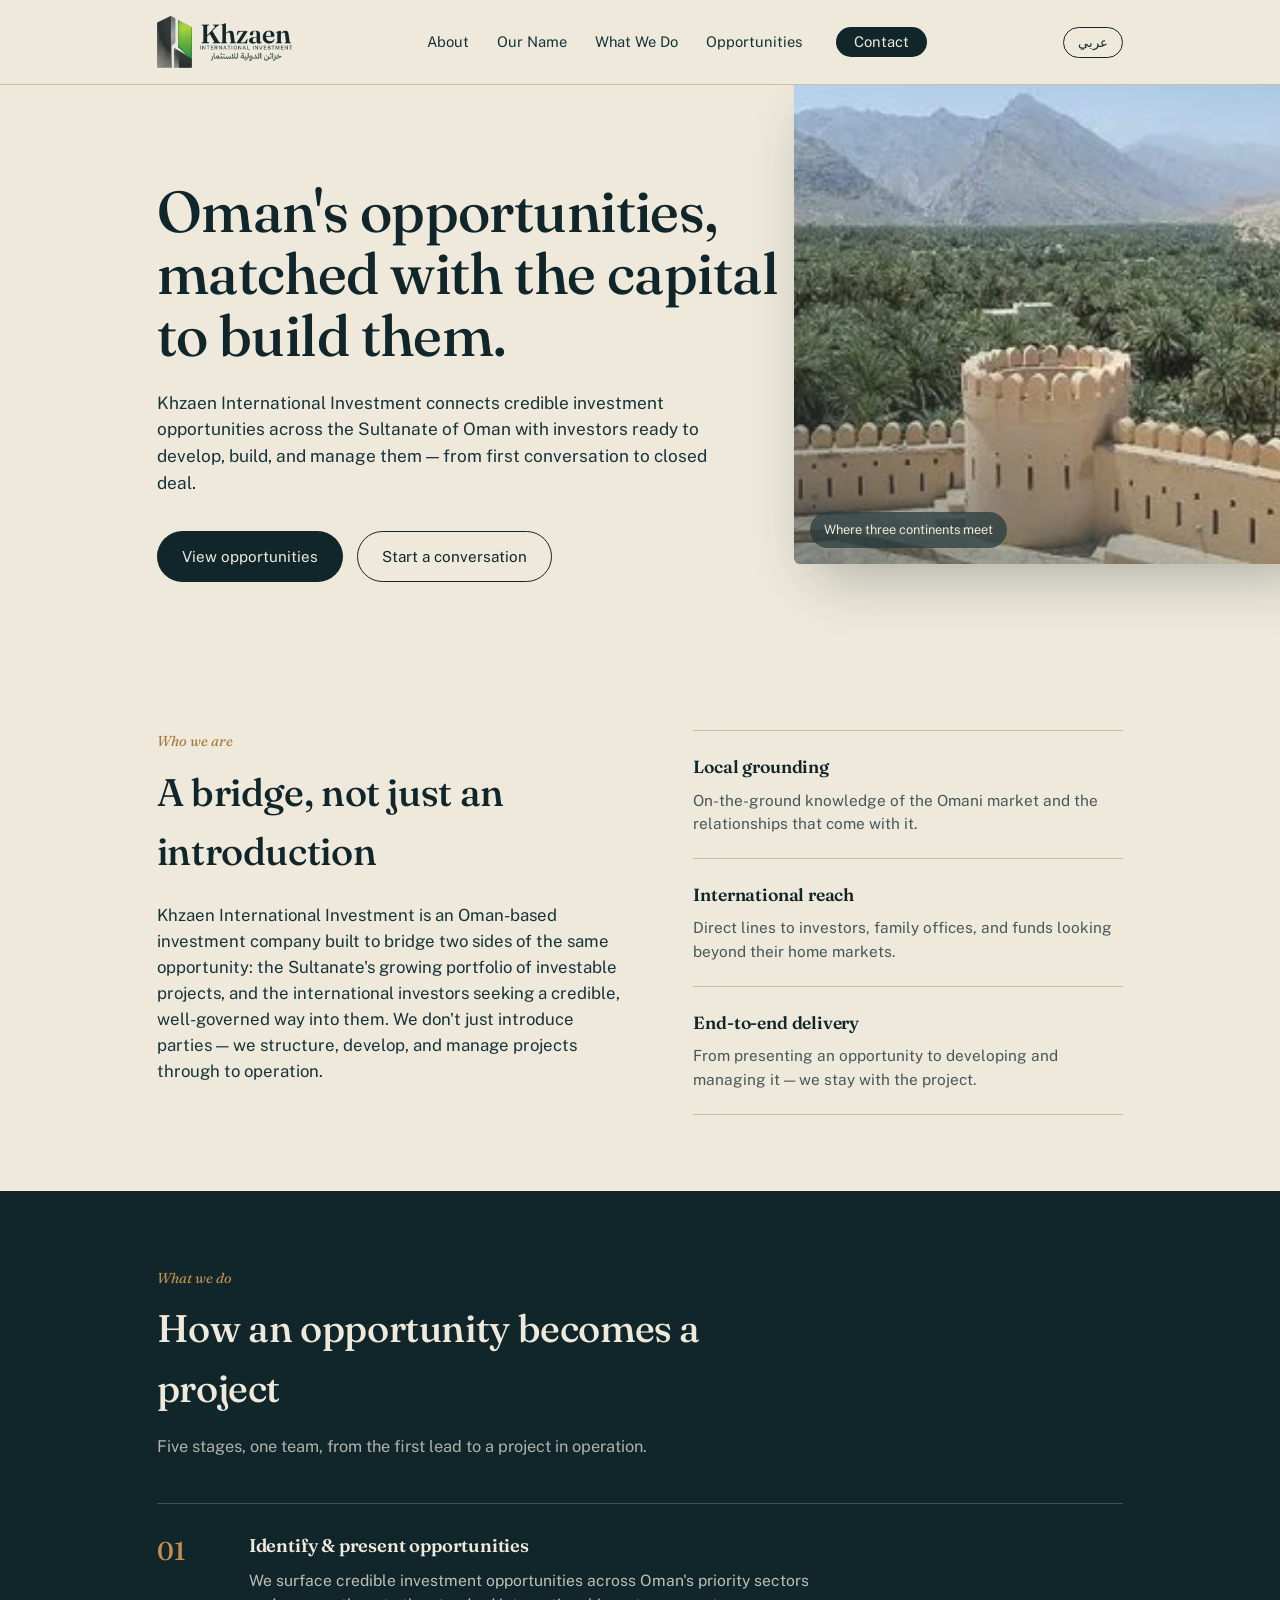
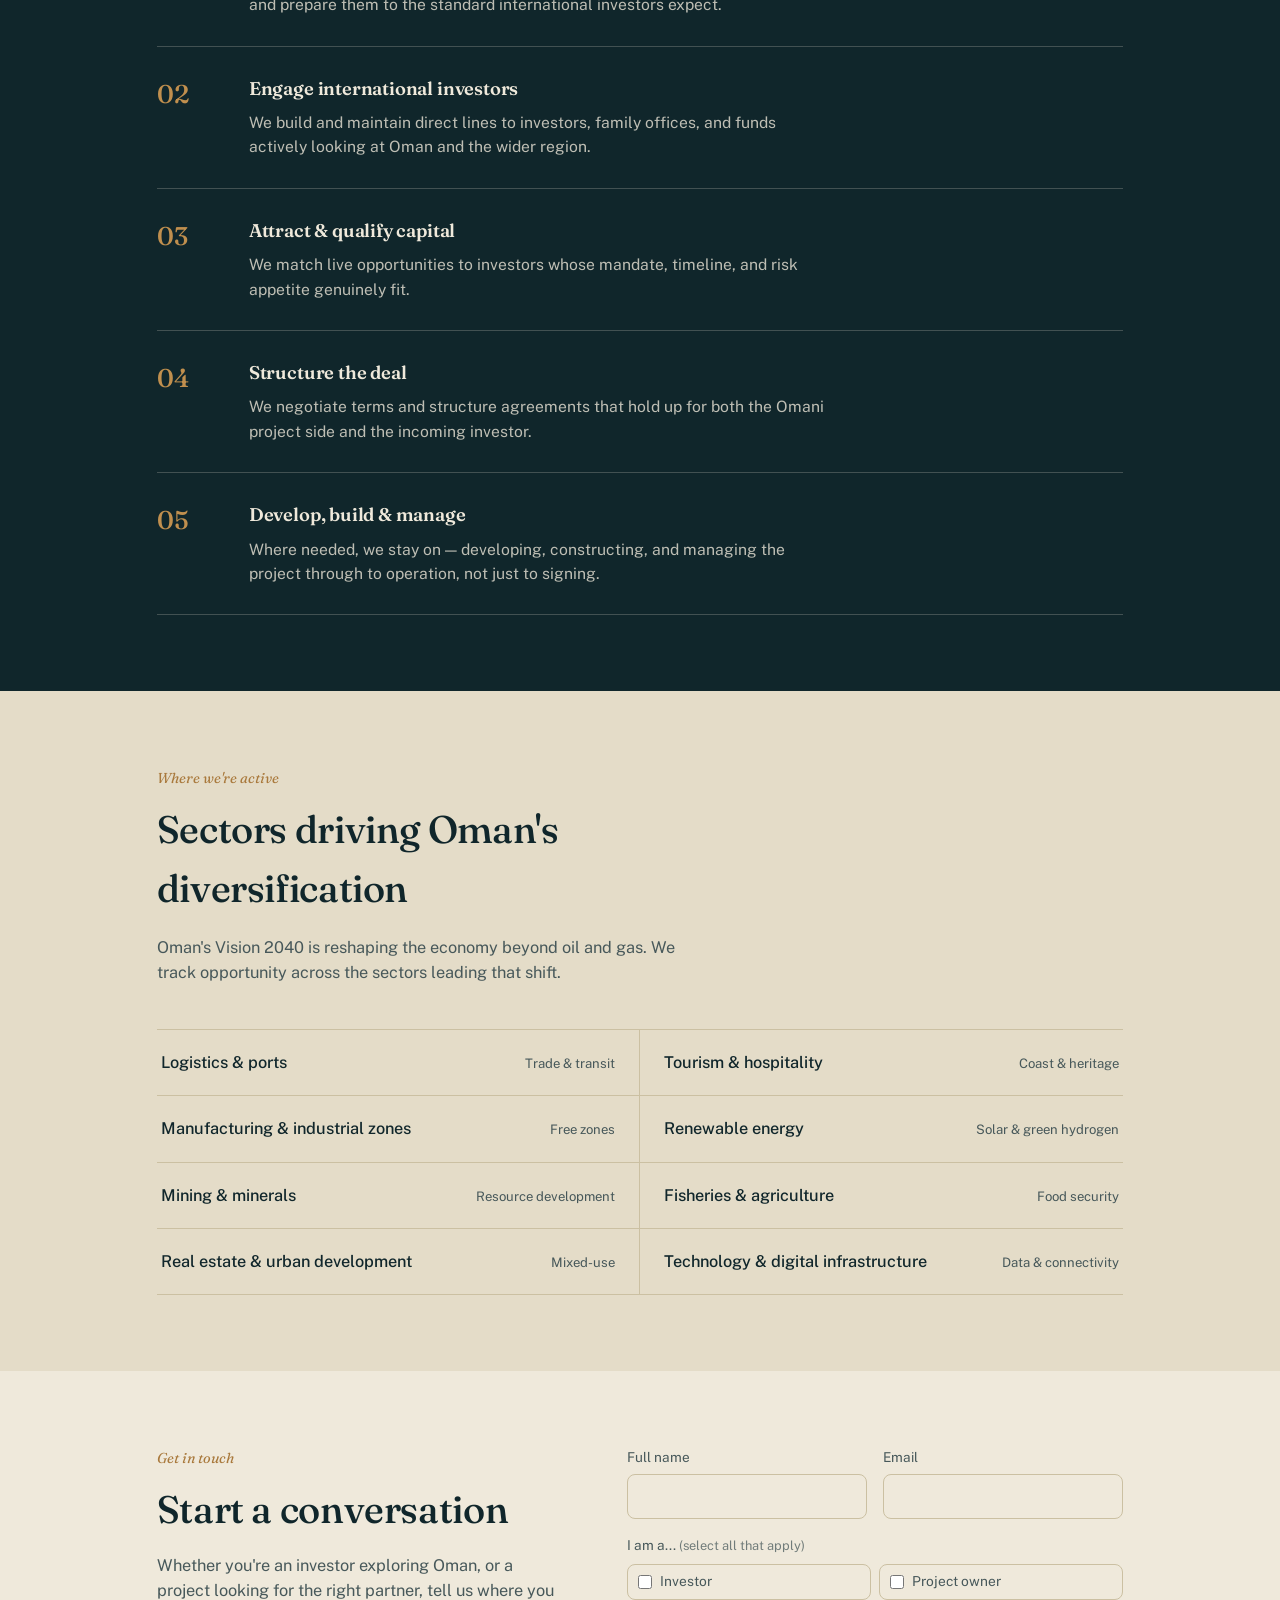
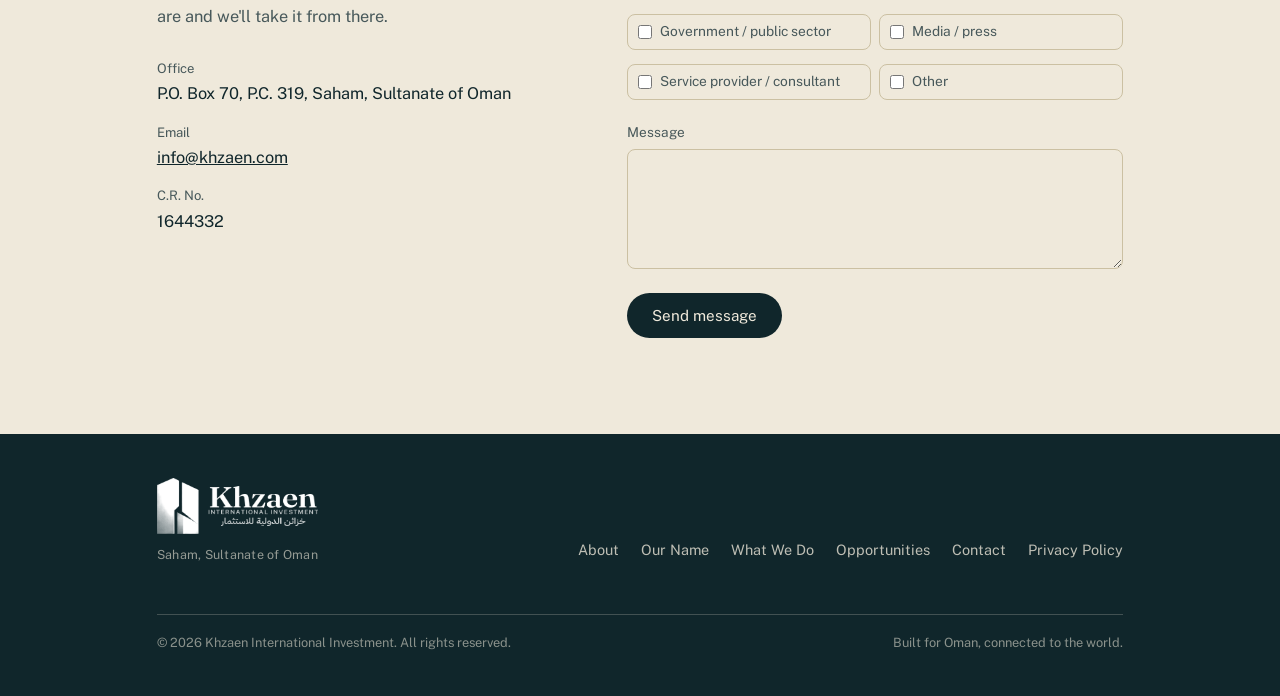
<file: index.html>
<!DOCTYPE html>
<html lang="en" dir="ltr">
<head>
<meta charset="UTF-8">
<meta name="viewport" content="width=device-width, initial-scale=1.0">
<title>Khzaen International Investment | خزائن الدولية للاستثمار</title>
<meta name="description" content="Khzaen International Investment connects credible investment opportunities in the Sultanate of Oman with international investors — from first conversation to closed deal.">
<link rel="canonical" href="https://www.khzaen.com/">

<link rel="icon" href="/favicon.ico" sizes="any">
<link rel="icon" type="image/png" sizes="32x32" href="/favicon-32x32.png">
<link rel="icon" type="image/png" sizes="16x16" href="/favicon-16x16.png">
<link rel="apple-touch-icon" sizes="180x180" href="/apple-touch-icon.png">

<meta property="og:type" content="website">
<meta property="og:site_name" content="Khzaen International Investment">
<meta property="og:title" content="Khzaen International Investment | خزائن الدولية للاستثمار">
<meta property="og:description" content="Khzaen International Investment connects credible investment opportunities in the Sultanate of Oman with international investors — from first conversation to closed deal.">
<meta property="og:url" content="https://www.khzaen.com/">
<meta property="og:image" content="https://www.khzaen.com/assets/letterhead_logos/khzaen-logo-color.png">
<meta property="og:locale" content="en_US">
<meta property="og:locale:alternate" content="ar_OM">

<meta name="twitter:card" content="summary_large_image">
<meta name="twitter:title" content="Khzaen International Investment | خزائن الدولية للاستثمار">
<meta name="twitter:description" content="Khzaen International Investment connects credible investment opportunities in the Sultanate of Oman with international investors — from first conversation to closed deal.">
<meta name="twitter:image" content="https://www.khzaen.com/assets/letterhead_logos/khzaen-logo-color.png">

<script type="application/ld+json">
{
  "@context": "https://schema.org",
  "@type": "Organization",
  "name": "Khzaen International Investment",
  "alternateName": "خزائن الدولية للاستثمار",
  "url": "https://www.khzaen.com/",
  "logo": "https://www.khzaen.com/assets/letterhead_logos/khzaen-logo-color.png",
  "email": "info@khzaen.com",
  "identifier": {
    "@type": "PropertyValue",
    "name": "Commercial Registration Number",
    "value": "1644332"
  },
  "address": {
    "@type": "PostalAddress",
    "postOfficeBoxNumber": "70",
    "postalCode": "319",
    "addressLocality": "Saham",
    "addressCountry": "OM"
  }
}
</script>

<link rel="stylesheet" href="styles.css?v=3">
</head>
<body>

<header class="site-header">
  <div class="wrap">
    <a href="#top" class="brand" style="text-decoration:none;">
      <img src="assets/letterhead_logos/khzaen-logo-color.png" alt="Khzaen International Investment | خزائن الدولية للاستثمار" class="brand-logo">
    </a>

    <nav class="primary-nav">
      <a href="#about"><span data-en>About</span><span data-ar>من نحن</span></a>
      <a href="our-name.html"><span data-en>Our Name</span><span data-ar>اسمنا</span></a>
      <a href="#what-we-do"><span data-en>What We Do</span><span data-ar>ماذا نقدم</span></a>
      <a href="#sectors"><span data-en>Opportunities</span><span data-ar>الفرص</span></a>
      <a href="#contact" class="nav-cta"><span data-en>Contact</span><span data-ar>تواصل معنا</span></a>
    </nav>

    <div class="header-controls">
      <button class="lang-toggle" id="langToggle" aria-label="Switch language">
        <span data-en>عربي</span>
        <span data-ar>English</span>
      </button>
      <button class="menu-btn" id="menuBtn" aria-label="Open menu" aria-expanded="false">
        <span></span><span></span><span></span>
      </button>
    </div>
  </div>

  <nav class="mobile-nav" id="mobileNav">
    <a href="#about"><span data-en>About</span><span data-ar>من نحن</span></a>
    <a href="our-name.html"><span data-en>Our Name</span><span data-ar>اسمنا</span></a>
    <a href="#what-we-do"><span data-en>What We Do</span><span data-ar>ماذا نقدم</span></a>
    <a href="#sectors"><span data-en>Opportunities</span><span data-ar>الفرص</span></a>
    <a href="#contact"><span data-en>Contact</span><span data-ar>تواصل معنا</span></a>
  </nav>
</header>

<main id="top">

  <!-- HERO -->
  <section class="hero">
    <div class="hero-photo-rotator" aria-hidden="true">
      <img src="assets/oman-reel/scene-0.jpg" class="hero-photo is-active" data-index="0" alt="">
      <img src="assets/oman-reel/scene-1.jpg" class="hero-photo" data-index="1" alt="">
      <img src="assets/oman-reel/scene-2.jpg" class="hero-photo" data-index="2" alt="">
      <img src="assets/oman-reel/scene-3.jpg" class="hero-photo" data-index="3" alt="">
      <img src="assets/oman-reel/scene-4.jpg" class="hero-photo" data-index="4" alt="">
      <img src="assets/oman-reel/scene-5.jpg" class="hero-photo" data-index="5" alt="">
      <div class="hero-photo-scrim"></div>
      <div class="hero-photo-tag" id="heroPhotoTag">
        <span data-en data-tag="0">Where three continents meet</span>
        <span data-en data-tag="1" hidden>$31B committed to tourism by 2040</span>
        <span data-en data-tag="2" hidden>Ports built for global reach</span>
        <span data-en data-tag="3" hidden>A future built on green hydrogen</span>
        <span data-en data-tag="4" hidden>A young, digitally fluent generation</span>
        <span data-en data-tag="5" hidden>Built for investors who move early</span>
        <span data-ar data-tag="0">حيث تلتقي القارات الثلاث</span>
        <span data-ar data-tag="1" hidden>31 مليار دولار مخصصة للسياحة بحلول 2040</span>
        <span data-ar data-tag="2" hidden>موانئ مصممة للوصول العالمي</span>
        <span data-ar data-tag="3" hidden>مستقبل يُبنى على الهيدروجين الأخضر</span>
        <span data-ar data-tag="4" hidden>جيل شاب متمكّن رقميًا</span>
        <span data-ar data-tag="5" hidden>مصممة للمستثمرين الذين يتحركون مبكرًا</span>
      </div>
    </div>

    <div class="wrap">
      <div class="hero-inner">
        <h1>
          <span data-en>Oman's opportunities, matched with the capital to build them.</span>
          <span data-ar>فرص عُمان، بالتمويل القادر على تحقيقها.</span>
        </h1>
        <p class="lede">
          <span data-en>Khzaen International Investment connects credible investment opportunities across the Sultanate of Oman with investors ready to develop, build, and manage them — from first conversation to closed deal.</span>
          <span data-ar>تجمع خزائن الدولية للاستثمار بين الفرص الاستثمارية الموثوقة في سلطنة عُمان والمستثمرين المستعدين لتطويرها وبنائها وإدارتها — من أول حديث حتى إتمام الصفقة.</span>
        </p>
        <div class="hero-ctas">
          <a href="#sectors" class="btn btn-primary">
            <span data-en>View opportunities</span><span data-ar>استعرض الفرص</span>
          </a>
          <a href="#contact" class="btn btn-ghost">
            <span data-en>Start a conversation</span><span data-ar>ابدأ حديثًا</span>
          </a>
        </div>
      </div>
    </div>
  </section>

  <!-- ABOUT -->
  <section class="about" id="about">
    <div class="wrap about-grid">
      <div class="about-body">
        <div class="section-head" style="margin-bottom:20px;">
          <span class="kicker" data-en>Who we are</span>
          <span class="kicker" data-ar>من نحن</span>
          <h2 data-en>A bridge, not just an introduction</h2>
          <h2 data-ar>همزة وصل، لا مجرد تعريف</h2>
        </div>
        <p data-en>Khzaen International Investment is an Oman-based investment company built to bridge two sides of the same opportunity: the Sultanate's growing portfolio of investable projects, and the international investors seeking a credible, well-governed way into them. We don't just introduce parties — we structure, develop, and manage projects through to operation.</p>
        <p data-ar>خزائن الدولية للاستثمار شركة استثمارية مقرها سلطنة عُمان، تأسست لتكون همزة وصل بين طرفي الفرصة نفسها: محفظة عُمان المتنامية من المشاريع القابلة للاستثمار، والمستثمرين الدوليين الباحثين عن طريق موثوق وحوكمة واضحة للدخول إليها. نحن لا نكتفي بالتعريف بين الأطراف، بل نُهيكل المشاريع ونطورها وندير تنفيذها حتى مرحلة التشغيل.</p>
      </div>

      <div class="pillars">
        <div class="pillar">
          <h3><span data-en>Local grounding</span><span data-ar>حضور محلي</span></h3>
          <p><span data-en>On-the-ground knowledge of the Omani market and the relationships that come with it.</span><span data-ar>معرفة ميدانية بالسوق العُماني وشبكة علاقات راسخة على الأرض.</span></p>
        </div>
        <div class="pillar">
          <h3><span data-en>International reach</span><span data-ar>امتداد دولي</span></h3>
          <p><span data-en>Direct lines to investors, family offices, and funds looking beyond their home markets.</span><span data-ar>قنوات مباشرة مع مستثمرين وصناديق عائلية تبحث عن فرص خارج أسواقها المحلية.</span></p>
        </div>
        <div class="pillar">
          <h3><span data-en>End-to-end delivery</span><span data-ar>تنفيذ متكامل</span></h3>
          <p><span data-en>From presenting an opportunity to developing and managing it — we stay with the project.</span><span data-ar>من عرض الفرصة إلى تطويرها وإدارتها — نبقى مع المشروع حتى النهاية.</span></p>
        </div>
      </div>
    </div>
  </section>

  <!-- WHAT WE DO -->
  <section class="pipeline" id="what-we-do">
    <div class="wrap">
      <div class="section-head">
        <span class="kicker" data-en>What we do</span>
        <span class="kicker" data-ar>ماذا نقدم</span>
        <h2 data-en>How an opportunity becomes a project</h2>
        <h2 data-ar>كيف تتحول الفرصة إلى مشروع</h2>
        <p data-en>Five stages, one team, from the first lead to a project in operation.</p>
        <p data-ar>خمس مراحل، فريق واحد، من أول خيط حتى مشروع قائم على التشغيل.</p>
      </div>

      <div class="pipeline-list">
        <div class="pipeline-item">
          <span class="pipeline-num">01</span>
          <div>
            <h3><span data-en>Identify &amp; present opportunities</span><span data-ar>تحديد الفرص وعرضها</span></h3>
            <p><span data-en>We surface credible investment opportunities across Oman's priority sectors and prepare them to the standard international investors expect.</span><span data-ar>نرصد الفرص الاستثمارية الموثوقة في القطاعات ذات الأولوية بعُمان ونجهزها بالمعايير التي يتوقعها المستثمر الدولي.</span></p>
          </div>
        </div>
        <div class="pipeline-item">
          <span class="pipeline-num">02</span>
          <div>
            <h3><span data-en>Engage international investors</span><span data-ar>التواصل مع المستثمرين الدوليين</span></h3>
            <p><span data-en>We build and maintain direct lines to investors, family offices, and funds actively looking at Oman and the wider region.</span><span data-ar>نبني ونحافظ على قنوات مباشرة مع مستثمرين وصناديق عائلية تبحث بجدية عن فرص في عُمان والمنطقة.</span></p>
          </div>
        </div>
        <div class="pipeline-item">
          <span class="pipeline-num">03</span>
          <div>
            <h3><span data-en>Attract &amp; qualify capital</span><span data-ar>جذب رأس المال المناسب</span></h3>
            <p><span data-en>We match live opportunities to investors whose mandate, timeline, and risk appetite genuinely fit.</span><span data-ar>نربط كل فرصة بمستثمرين يتوافق نطاق استثمارهم وجدولهم الزمني وقدرتهم على تحمل المخاطر معها فعليًا.</span></p>
          </div>
        </div>
        <div class="pipeline-item">
          <span class="pipeline-num">04</span>
          <div>
            <h3><span data-en>Structure the deal</span><span data-ar>هيكلة الصفقة</span></h3>
            <p><span data-en>We negotiate terms and structure agreements that hold up for both the Omani project side and the incoming investor.</span><span data-ar>نتفاوض على الشروط ونهيكل الاتفاقيات بما يخدم مصلحة الطرف العُماني والمستثمر الوافد معًا.</span></p>
          </div>
        </div>
        <div class="pipeline-item">
          <span class="pipeline-num">05</span>
          <div>
            <h3><span data-en>Develop, build &amp; manage</span><span data-ar>التطوير والبناء والإدارة</span></h3>
            <p><span data-en>Where needed, we stay on — developing, constructing, and managing the project through to operation, not just to signing.</span><span data-ar>عند الحاجة، نبقى في الصورة: نطور المشروع ونبنيه وندير تشغيله، لا نكتفي بالتوقيع.</span></p>
          </div>
        </div>
      </div>
    </div>
  </section>

  <!-- SECTORS -->
  <section class="sectors" id="sectors">
    <div class="wrap">
      <div class="section-head">
        <span class="kicker" data-en>Where we're active</span>
        <span class="kicker" data-ar>أين نعمل</span>
        <h2 data-en>Sectors driving Oman's diversification</h2>
        <h2 data-ar>القطاعات التي تقود تنويع الاقتصاد العُماني</h2>
        <p data-en>Oman's Vision 2040 is reshaping the economy beyond oil and gas. We track opportunity across the sectors leading that shift.</p>
        <p data-ar>تعيد رؤية عُمان 2040 تشكيل الاقتصاد إلى ما وراء النفط والغاز. نتابع الفرص في القطاعات التي تقود هذا التحول.</p>
      </div>

      <div class="sector-grid">
        <div class="sector-item"><span class="sector-name" data-en>Logistics &amp; ports</span><span class="sector-name" data-ar>الخدمات اللوجستية والموانئ</span><span class="sector-tag" data-en>Trade &amp; transit</span><span class="sector-tag" data-ar>التجارة والعبور</span></div>
        <div class="sector-item"><span class="sector-name" data-en>Tourism &amp; hospitality</span><span class="sector-name" data-ar>السياحة والضيافة</span><span class="sector-tag" data-en>Coast &amp; heritage</span><span class="sector-tag" data-ar>الساحل والتراث</span></div>
        <div class="sector-item"><span class="sector-name" data-en>Manufacturing &amp; industrial zones</span><span class="sector-name" data-ar>الصناعة والمناطق الصناعية</span><span class="sector-tag" data-en>Free zones</span><span class="sector-tag" data-ar>المناطق الحرة</span></div>
        <div class="sector-item"><span class="sector-name" data-en>Renewable energy</span><span class="sector-name" data-ar>الطاقة المتجددة</span><span class="sector-tag" data-en>Solar &amp; green hydrogen</span><span class="sector-tag" data-ar>الطاقة الشمسية والهيدروجين الأخضر</span></div>
        <div class="sector-item"><span class="sector-name" data-en>Mining &amp; minerals</span><span class="sector-name" data-ar>التعدين والثروة المعدنية</span><span class="sector-tag" data-en>Resource development</span><span class="sector-tag" data-ar>تطوير الموارد</span></div>
        <div class="sector-item"><span class="sector-name" data-en>Fisheries &amp; agriculture</span><span class="sector-name" data-ar>الثروة السمكية والزراعة</span><span class="sector-tag" data-en>Food security</span><span class="sector-tag" data-ar>الأمن الغذائي</span></div>
        <div class="sector-item"><span class="sector-name" data-en>Real estate &amp; urban development</span><span class="sector-name" data-ar>التطوير العقاري والحضري</span><span class="sector-tag" data-en>Mixed-use</span><span class="sector-tag" data-ar>الاستخدامات المتعددة</span></div>
        <div class="sector-item"><span class="sector-name" data-en>Technology &amp; digital infrastructure</span><span class="sector-name" data-ar>التقنية والبنية الرقمية</span><span class="sector-tag" data-en>Data &amp; connectivity</span><span class="sector-tag" data-ar>البيانات والاتصال</span></div>
      </div>
    </div>
  </section>

  <!-- CONTACT -->
  <section class="contact" id="contact">
    <div class="wrap contact-grid">
      <div class="contact-info">
        <div class="section-head" style="margin-bottom:0;">
          <span class="kicker" data-en>Get in touch</span>
          <span class="kicker" data-ar>تواصل معنا</span>
          <h2 data-en>Start a conversation</h2>
          <h2 data-ar>ابدأ حديثًا</h2>
          <p><span data-en>Whether you're an investor exploring Oman, or a project looking for the right partner, tell us where you are and we'll take it from there.</span><span data-ar>سواء كنت مستثمرًا يستكشف عُمان، أو مشروعًا يبحث عن الشريك المناسب، أخبرنا أين أنت وسنأخذ الأمر من هناك.</span></p>
        </div>

        <dl class="contact-detail">
          <dt data-en>Office</dt><dt data-ar>المكتب</dt>
          <dd data-en>P.O. Box 70, P.C. 319, Saham, Sultanate of Oman</dd><dd data-ar>ص.ب. 70، ر.ب. 319، صحم، سلطنة عُمان</dd>

          <dt data-en>Email</dt><dt data-ar>البريد الإلكتروني</dt>
          <dd><a href="mailto:info@khzaen.com">info@khzaen.com</a></dd>

          <dt data-en>C.R. No.</dt><dt data-ar>رقم السجل التجاري</dt>
          <dd data-en>1644332</dd><dd data-ar>1644332</dd>
        </dl>
      </div>

      <form class="contact-form" id="contactForm">
        <div style="position:absolute; left:-9999px; top:-9999px;" aria-hidden="true">
          <label for="website">Website</label>
          <input type="text" id="website" name="website" tabindex="-1" autocomplete="off">
        </div>
        <div class="form-row">
          <div>
            <label for="name"><span data-en>Full name</span><span data-ar>الاسم الكامل</span></label>
            <input type="text" id="name" name="name" required>
          </div>
          <div>
            <label for="email"><span data-en>Email</span><span data-ar>البريد الإلكتروني</span></label>
            <input type="email" id="email" name="email" required>
          </div>
        </div>

        <fieldset class="role-group">
          <legend>
            <span data-en>I am a...</span><span data-ar>أنا...</span>
            <span class="role-hint"><span data-en> (select all that apply)</span><span data-ar> (اختر كل ما ينطبق)</span></span>
          </legend>
          <div class="role-options">
            <label class="role-option">
              <input type="checkbox" name="role[]" value="investor">
              <span data-en>Investor</span><span data-ar>مستثمر</span>
            </label>
            <label class="role-option">
              <input type="checkbox" name="role[]" value="project">
              <span data-en>Project owner</span><span data-ar>صاحب مشروع</span>
            </label>
            <label class="role-option">
              <input type="checkbox" name="role[]" value="government">
              <span data-en>Government / public sector</span><span data-ar>الحكومة / القطاع العام</span>
            </label>
            <label class="role-option">
              <input type="checkbox" name="role[]" value="media">
              <span data-en>Media / press</span><span data-ar>الإعلام / الصحافة</span>
            </label>
            <label class="role-option">
              <input type="checkbox" name="role[]" value="service">
              <span data-en>Service provider / consultant</span><span data-ar>مزود خدمة / استشاري</span>
            </label>
            <label class="role-option">
              <input type="checkbox" name="role[]" value="other">
              <span data-en>Other</span><span data-ar>أخرى</span>
            </label>
          </div>
        </fieldset>

        <div>
          <label for="message"><span data-en>Message</span><span data-ar>الرسالة</span></label>
          <textarea id="message" name="message" required></textarea>
        </div>

        <button type="submit" class="btn btn-primary" style="align-self:flex-start;">
          <span data-en>Send message</span><span data-ar>إرسال الرسالة</span>
        </button>
        <p class="form-note" id="formNote"></p>
      </form>
    </div>
  </section>

</main>

<footer>
  <div class="wrap footer-grid">
    <div class="brand">
      <img src="assets/letterhead_logos/khzaen-logo-white.png" alt="Khzaen International Investment | خزائن الدولية للاستثمار" class="brand-logo brand-logo-footer">
      <p class="office-line">
        <span data-en>Saham, Sultanate of Oman</span>
        <span data-ar>صحم، سلطنة عُمان</span>
      </p>
    </div>
    <nav class="footer-nav">
      <a href="#about"><span data-en>About</span><span data-ar>من نحن</span></a>
      <a href="our-name.html"><span data-en>Our Name</span><span data-ar>اسمنا</span></a>
      <a href="#what-we-do"><span data-en>What We Do</span><span data-ar>ماذا نقدم</span></a>
      <a href="#sectors"><span data-en>Opportunities</span><span data-ar>الفرص</span></a>
      <a href="#contact"><span data-en>Contact</span><span data-ar>تواصل معنا</span></a>
      <a href="privacy.html"><span data-en>Privacy Policy</span><span data-ar>سياسة الخصوصية</span></a>
    </nav>
    <div class="footer-meta">
      <span data-en>© 2026 Khzaen International Investment. All rights reserved.</span>
      <span data-ar>© 2026 خزائن الدولية للاستثمار. جميع الحقوق محفوظة.</span>
      <span data-en>Built for Oman, connected to the world.</span>
      <span data-ar>مبنية من عُمان، ومتصلة بالعالم.</span>
    </div>
  </div>
</footer>

<script src="script.js"></script>
</body>
</html>
</file>
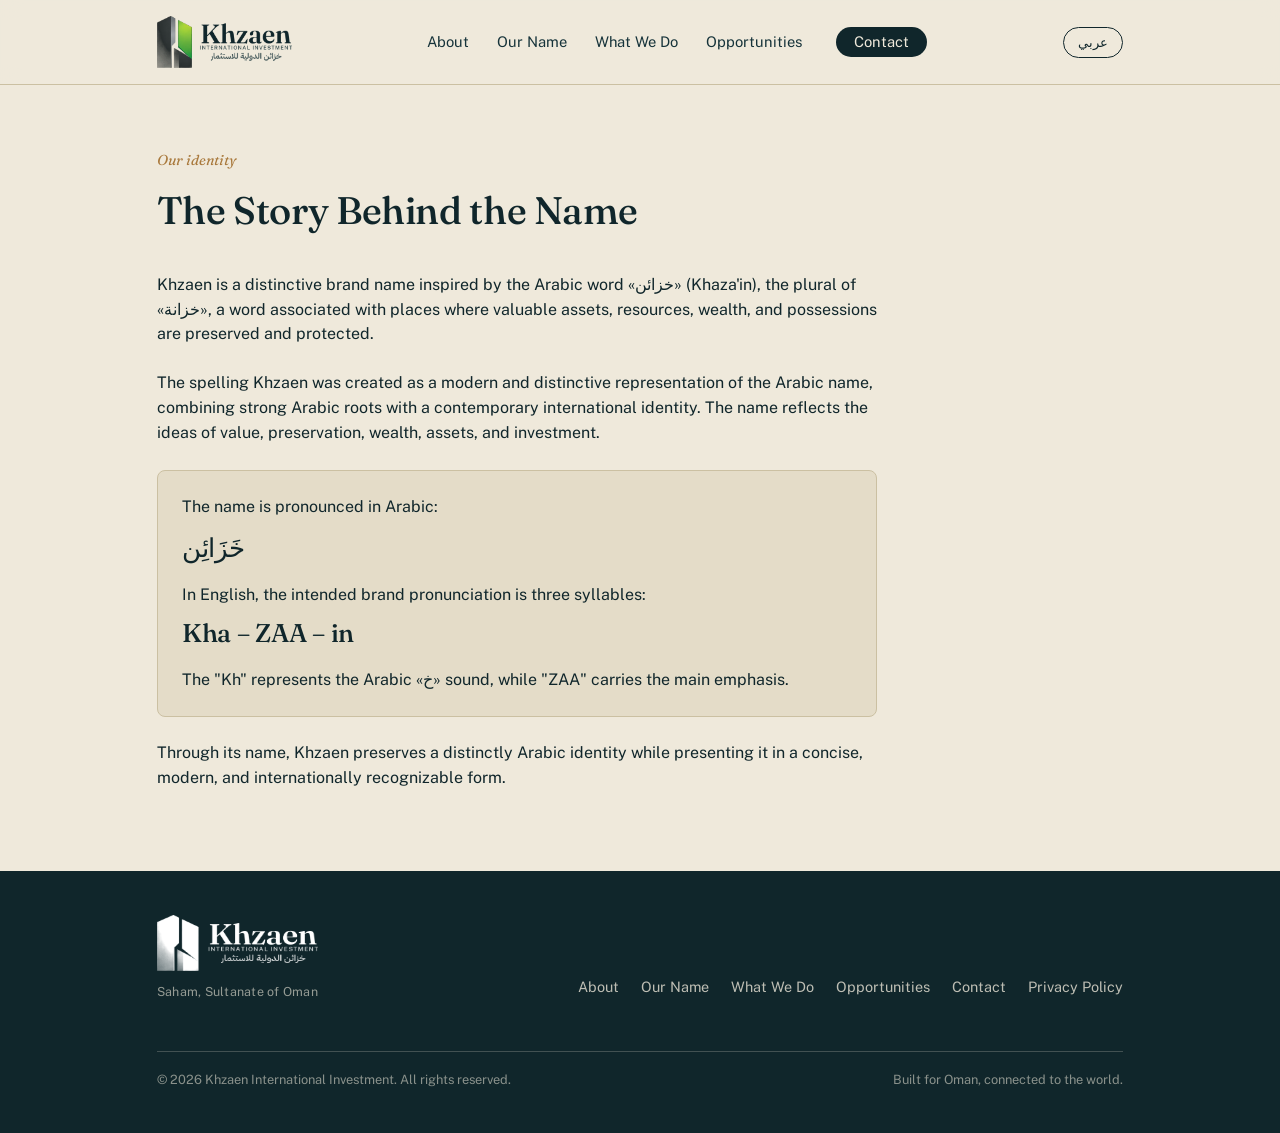
<file: our-name.html>
<!DOCTYPE html>
<html lang="en" dir="ltr">
<head>
<meta charset="UTF-8">
<meta name="viewport" content="width=device-width, initial-scale=1.0">
<title>Our Name | Khzaen International Investment</title>
<meta name="description" content="The story behind the name Khzaen — inspired by the Arabic word خزائن, meaning the places where value, wealth, and assets are preserved.">
<link rel="canonical" href="https://www.khzaen.com/our-name.html">

<link rel="icon" href="/favicon.ico" sizes="any">
<link rel="icon" type="image/png" sizes="32x32" href="/favicon-32x32.png">
<link rel="icon" type="image/png" sizes="16x16" href="/favicon-16x16.png">
<link rel="apple-touch-icon" sizes="180x180" href="/apple-touch-icon.png">

<link rel="stylesheet" href="styles.css?v=3">
</head>
<body>

<header class="site-header">
  <div class="wrap">
    <a href="index.html#top" class="brand" style="text-decoration:none;">
      <img src="assets/letterhead_logos/khzaen-logo-color.png" alt="Khzaen International Investment | خزائن الدولية للاستثمار" class="brand-logo">
    </a>

    <nav class="primary-nav">
      <a href="index.html#about"><span data-en>About</span><span data-ar>من نحن</span></a>
      <a href="our-name.html"><span data-en>Our Name</span><span data-ar>اسمنا</span></a>
      <a href="index.html#what-we-do"><span data-en>What We Do</span><span data-ar>ماذا نقدم</span></a>
      <a href="index.html#sectors"><span data-en>Opportunities</span><span data-ar>الفرص</span></a>
      <a href="index.html#contact" class="nav-cta"><span data-en>Contact</span><span data-ar>تواصل معنا</span></a>
    </nav>

    <div class="header-controls">
      <button class="lang-toggle" id="langToggle" aria-label="Switch language">
        <span data-en>عربي</span>
        <span data-ar>English</span>
      </button>
      <button class="menu-btn" id="menuBtn" aria-label="Open menu" aria-expanded="false">
        <span></span><span></span><span></span>
      </button>
    </div>
  </div>

  <nav class="mobile-nav" id="mobileNav">
    <a href="index.html#about"><span data-en>About</span><span data-ar>من نحن</span></a>
    <a href="our-name.html"><span data-en>Our Name</span><span data-ar>اسمنا</span></a>
    <a href="index.html#what-we-do"><span data-en>What We Do</span><span data-ar>ماذا نقدم</span></a>
    <a href="index.html#sectors"><span data-en>Opportunities</span><span data-ar>الفرص</span></a>
    <a href="index.html#contact"><span data-en>Contact</span><span data-ar>تواصل معنا</span></a>
  </nav>
</header>

<main id="top">
  <section class="about" style="padding-top:64px; padding-bottom:80px;">
    <div class="wrap">
      <div class="section-head" style="margin-bottom:32px;">
        <span class="kicker" data-en>Our identity</span>
        <span class="kicker" data-ar>هويتنا</span>
        <h2 data-en>The Story Behind the Name</h2>
        <h2 data-ar>قصة الاسم</h2>
      </div>

      <div style="max-width:720px; display:flex; flex-direction:column; gap:24px;">

        <p>
          <span data-en>Khzaen is a distinctive brand name inspired by the Arabic word «خزائن» (Khaza'in), the plural of «خزانة», a word associated with places where valuable assets, resources, wealth, and possessions are preserved and protected.</span>
          <span data-ar>Khzaen هو اسم تجاري مستوحى من الكلمة العربية «خزائن»، وهي جمع «خزانة»، وترتبط في معناها بما يُحفظ ويُصان من أصول وقيم وثروات وموارد.</span>
        </p>

        <p>
          <span data-en>The spelling Khzaen was created as a modern and distinctive representation of the Arabic name, combining strong Arabic roots with a contemporary international identity. The name reflects the ideas of value, preservation, wealth, assets, and investment.</span>
          <span data-ar>تم اختيار الصياغة الإنجليزية Khzaen لتكون هوية مميزة ومختصرة للعلامة التجارية، تجمع بين الجذور العربية والطابع المعاصر، وتعكس مفاهيم القيمة، والحفظ، والثروة، والأصول، والاستثمار.</span>
        </p>

        <div style="border:1px solid var(--line); border-radius:8px; padding:24px; background:var(--paper-2);">
          <p style="margin-bottom:10px;">
            <span data-en>The name is pronounced in Arabic:</span>
            <span data-ar>يُنطق الاسم باللغة العربية:</span>
          </p>
          <p class="display" style="font-size:1.6rem; margin-bottom:14px;">خَزَائِن</p>
          <p style="margin-bottom:6px;">
            <span data-en>In English, the intended brand pronunciation is three syllables:</span>
            <span data-ar>وبالإنجليزية يُنطق الاسم في ثلاثة مقاطع صوتية:</span>
          </p>
          <p class="display" style="font-size:1.6rem; margin-bottom:14px;">Kha&nbsp;–&nbsp;ZAA&nbsp;–&nbsp;in</p>
          <p>
            <span data-en>The "Kh" represents the Arabic «خ» sound, while "ZAA" carries the main emphasis.</span>
            <span data-ar>حيث يُنطق الحرفان Kh بصوت «خ» العربي، وتحمل ZAA النبرة الرئيسية في النطق.</span>
          </p>
        </div>

        <p>
          <span data-en>Through its name, Khzaen preserves a distinctly Arabic identity while presenting it in a concise, modern, and internationally recognizable form.</span>
          <span data-ar>وبذلك تحتفظ علامة Khzaen بهويتها العربية الأصيلة، في صياغة حديثة ومميزة تصلح للحضور في الأسواق المحلية والدولية.</span>
        </p>

      </div>
    </div>
  </section>
</main>

<footer>
  <div class="wrap footer-grid">
    <div class="brand">
      <img src="assets/letterhead_logos/khzaen-logo-white.png" alt="Khzaen International Investment | خزائن الدولية للاستثمار" class="brand-logo brand-logo-footer">
      <p class="office-line">
        <span data-en>Saham, Sultanate of Oman</span>
        <span data-ar>صحم، سلطنة عُمان</span>
      </p>
    </div>
    <nav class="footer-nav">
      <a href="index.html#about"><span data-en>About</span><span data-ar>من نحن</span></a>
      <a href="our-name.html"><span data-en>Our Name</span><span data-ar>اسمنا</span></a>
      <a href="index.html#what-we-do"><span data-en>What We Do</span><span data-ar>ماذا نقدم</span></a>
      <a href="index.html#sectors"><span data-en>Opportunities</span><span data-ar>الفرص</span></a>
      <a href="index.html#contact"><span data-en>Contact</span><span data-ar>تواصل معنا</span></a>
      <a href="privacy.html"><span data-en>Privacy Policy</span><span data-ar>سياسة الخصوصية</span></a>
    </nav>
    <div class="footer-meta">
      <span data-en>© 2026 Khzaen International Investment. All rights reserved.</span>
      <span data-ar>© 2026 خزائن الدولية للاستثمار. جميع الحقوق محفوظة.</span>
      <span data-en>Built for Oman, connected to the world.</span>
      <span data-ar>مبنية من عُمان، ومتصلة بالعالم.</span>
    </div>
  </div>
</footer>

<script src="script.js"></script>
</body>
</html>
</file>
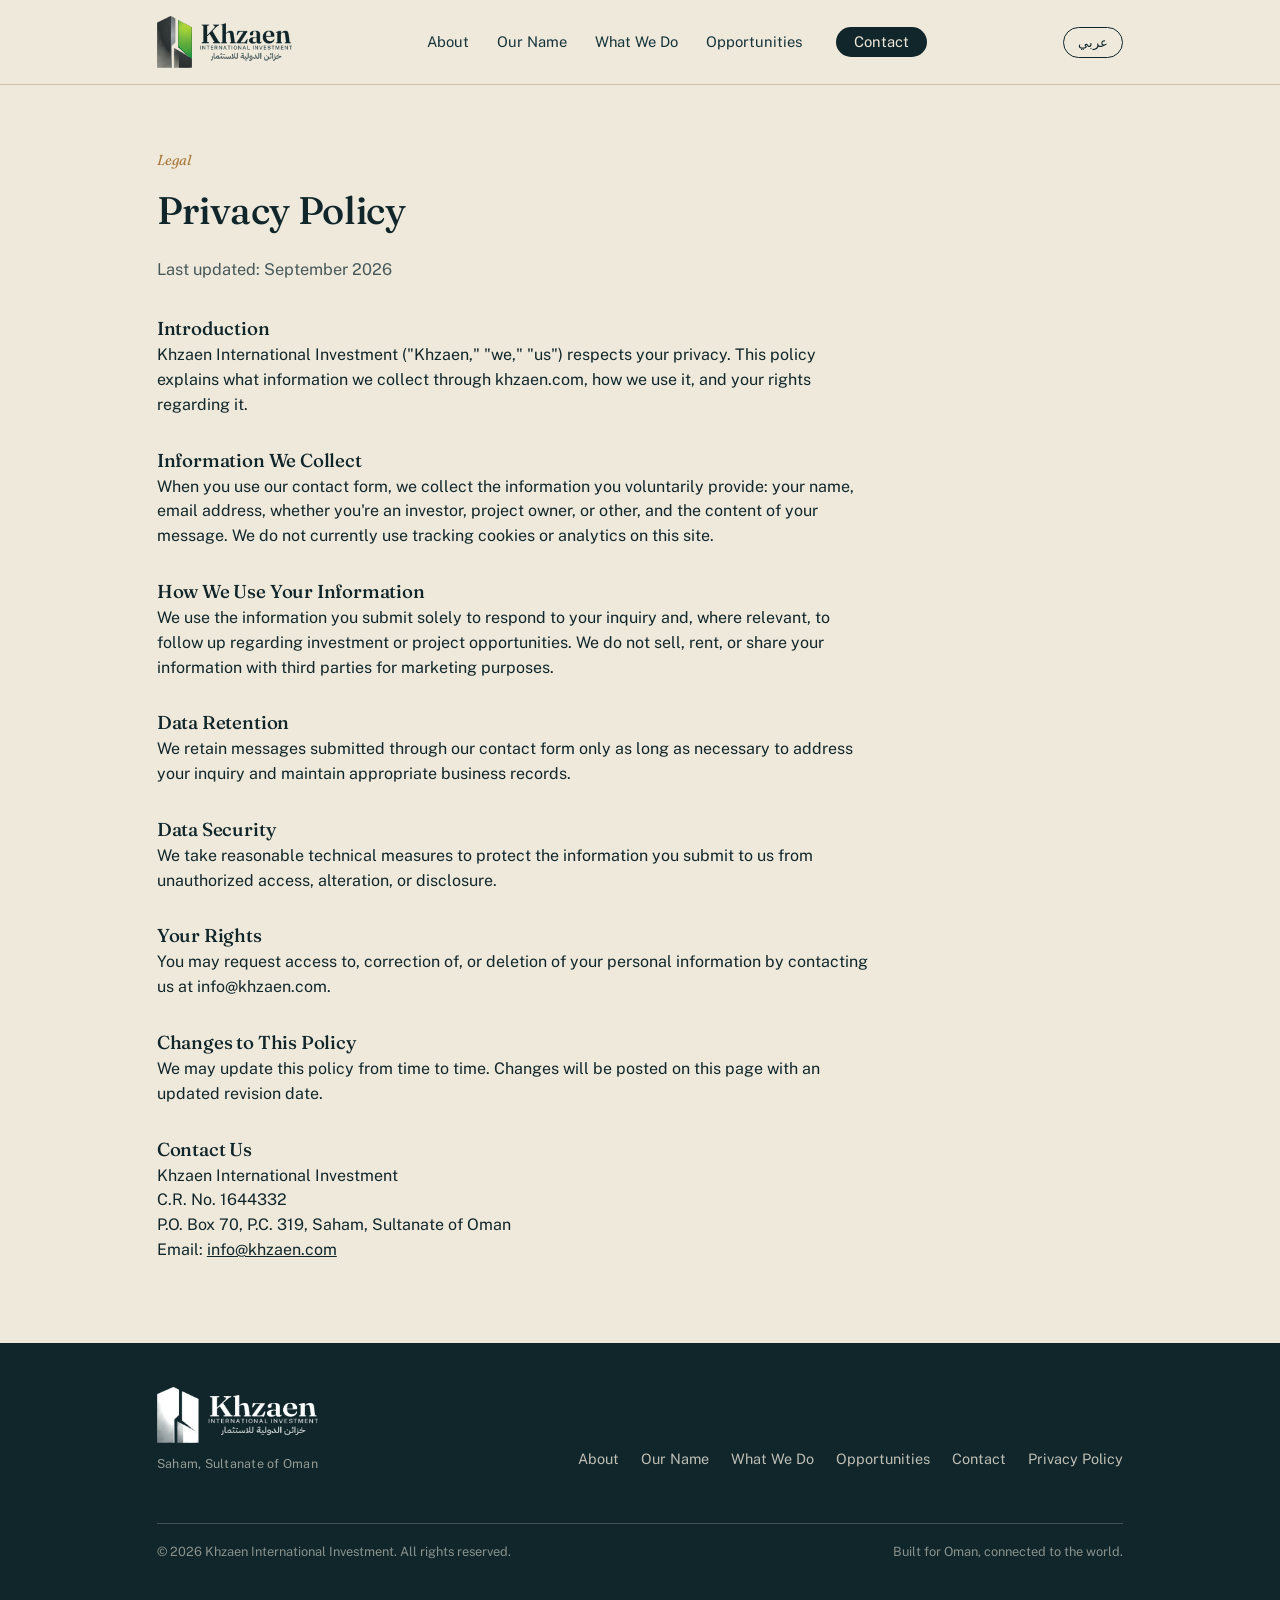
<file: privacy.html>
<!DOCTYPE html>
<html lang="en" dir="ltr">
<head>
<meta charset="UTF-8">
<meta name="viewport" content="width=device-width, initial-scale=1.0">
<title>Privacy Policy | Khzaen International Investment</title>
<meta name="description" content="Privacy Policy for Khzaen International Investment — how we collect, use, and protect information submitted through khzaen.com.">
<link rel="canonical" href="https://www.khzaen.com/privacy.html">

<link rel="icon" href="/favicon.ico" sizes="any">
<link rel="icon" type="image/png" sizes="32x32" href="/favicon-32x32.png">
<link rel="icon" type="image/png" sizes="16x16" href="/favicon-16x16.png">
<link rel="apple-touch-icon" sizes="180x180" href="/apple-touch-icon.png">

<link rel="stylesheet" href="styles.css?v=3">
</head>
<body>

<header class="site-header">
  <div class="wrap">
    <a href="index.html#top" class="brand" style="text-decoration:none;">
      <img src="assets/letterhead_logos/khzaen-logo-color.png" alt="Khzaen International Investment | خزائن الدولية للاستثمار" class="brand-logo">
    </a>

    <nav class="primary-nav">
      <a href="index.html#about"><span data-en>About</span><span data-ar>من نحن</span></a>
      <a href="our-name.html"><span data-en>Our Name</span><span data-ar>اسمنا</span></a>
      <a href="index.html#what-we-do"><span data-en>What We Do</span><span data-ar>ماذا نقدم</span></a>
      <a href="index.html#sectors"><span data-en>Opportunities</span><span data-ar>الفرص</span></a>
      <a href="index.html#contact" class="nav-cta"><span data-en>Contact</span><span data-ar>تواصل معنا</span></a>
    </nav>

    <div class="header-controls">
      <button class="lang-toggle" id="langToggle" aria-label="Switch language">
        <span data-en>عربي</span>
        <span data-ar>English</span>
      </button>
      <button class="menu-btn" id="menuBtn" aria-label="Open menu" aria-expanded="false">
        <span></span><span></span><span></span>
      </button>
    </div>
  </div>

  <nav class="mobile-nav" id="mobileNav">
    <a href="index.html#about"><span data-en>About</span><span data-ar>من نحن</span></a>
    <a href="our-name.html"><span data-en>Our Name</span><span data-ar>اسمنا</span></a>
    <a href="index.html#what-we-do"><span data-en>What We Do</span><span data-ar>ماذا نقدم</span></a>
    <a href="index.html#sectors"><span data-en>Opportunities</span><span data-ar>الفرص</span></a>
    <a href="index.html#contact"><span data-en>Contact</span><span data-ar>تواصل معنا</span></a>
  </nav>
</header>

<main id="top">
  <section class="about" style="padding-top:64px; padding-bottom:80px;">
    <div class="wrap">
      <div class="section-head" style="margin-bottom:32px;">
        <span class="kicker" data-en>Legal</span>
        <span class="kicker" data-ar>قانوني</span>
        <h2 data-en>Privacy Policy</h2>
        <h2 data-ar>سياسة الخصوصية</h2>
        <p><span data-en>Last updated: September 2026</span><span data-ar>آخر تحديث: سبتمبر 2026</span></p>
      </div>

      <div style="max-width:720px; display:flex; flex-direction:column; gap:28px;">

        <div>
          <h3><span data-en>Introduction</span><span data-ar>مقدمة</span></h3>
          <p><span data-en>Khzaen International Investment ("Khzaen," "we," "us") respects your privacy. This policy explains what information we collect through khzaen.com, how we use it, and your rights regarding it.</span><span data-ar>تحترم خزائن الدولية للاستثمار ("خزائن"، "نحن") خصوصيتكم. توضح هذه السياسة المعلومات التي نجمعها من خلال موقع khzaen.com، وكيفية استخدامها، وحقوقكم المتعلقة بها.</span></p>
        </div>

        <div>
          <h3><span data-en>Information We Collect</span><span data-ar>المعلومات التي نجمعها</span></h3>
          <p><span data-en>When you use our contact form, we collect the information you voluntarily provide: your name, email address, whether you're an investor, project owner, or other, and the content of your message. We do not currently use tracking cookies or analytics on this site.</span><span data-ar>عند استخدامكم لنموذج التواصل، نقوم بجمع المعلومات التي تقدمونها طواعية: الاسم، والبريد الإلكتروني، وما إذا كنتم مستثمرًا أو صاحب مشروع أو غير ذلك، ومحتوى الرسالة. لا يستخدم الموقع حاليًا أي ملفات تعريف ارتباط للتتبع أو أدوات تحليل.</span></p>
        </div>

        <div>
          <h3><span data-en>How We Use Your Information</span><span data-ar>كيفية استخدامنا لمعلوماتكم</span></h3>
          <p><span data-en>We use the information you submit solely to respond to your inquiry and, where relevant, to follow up regarding investment or project opportunities. We do not sell, rent, or share your information with third parties for marketing purposes.</span><span data-ar>نستخدم المعلومات التي تقدمونها فقط للرد على استفساراتكم، وعند الاقتضاء، للمتابعة بشأن فرص الاستثمار أو المشاريع. لا نقوم ببيع أو تأجير أو مشاركة معلوماتكم مع أطراف ثالثة لأغراض تسويقية.</span></p>
        </div>

        <div>
          <h3><span data-en>Data Retention</span><span data-ar>الاحتفاظ بالبيانات</span></h3>
          <p><span data-en>We retain messages submitted through our contact form only as long as necessary to address your inquiry and maintain appropriate business records.</span><span data-ar>نحتفظ بالرسائل المرسلة عبر نموذج التواصل للمدة اللازمة فقط لمعالجة استفساراتكم والحفاظ على السجلات التجارية المناسبة.</span></p>
        </div>

        <div>
          <h3><span data-en>Data Security</span><span data-ar>أمن البيانات</span></h3>
          <p><span data-en>We take reasonable technical measures to protect the information you submit to us from unauthorized access, alteration, or disclosure.</span><span data-ar>نتخذ تدابير تقنية معقولة لحماية المعلومات التي تقدمونها لنا من الوصول غير المصرح به أو التعديل أو الإفصاح.</span></p>
        </div>

        <div>
          <h3><span data-en>Your Rights</span><span data-ar>حقوقكم</span></h3>
          <p><span data-en>You may request access to, correction of, or deletion of your personal information by contacting us at info@khzaen.com.</span><span data-ar>يمكنكم طلب الاطلاع على معلوماتكم الشخصية أو تصحيحها أو حذفها من خلال التواصل معنا عبر info@khzaen.com.</span></p>
        </div>

        <div>
          <h3><span data-en>Changes to This Policy</span><span data-ar>التغييرات على هذه السياسة</span></h3>
          <p><span data-en>We may update this policy from time to time. Changes will be posted on this page with an updated revision date.</span><span data-ar>قد نقوم بتحديث هذه السياسة من وقت لآخر. سيتم نشر أي تغييرات في هذه الصفحة مع تاريخ تحديث جديد.</span></p>
        </div>

        <div>
          <h3><span data-en>Contact Us</span><span data-ar>تواصل معنا</span></h3>
          <p>
            <span data-en>Khzaen International Investment</span><span data-ar>خزائن الدولية للاستثمار</span><br>
            <span data-en>C.R. No. 1644332</span><span data-ar>رقم السجل التجاري: 1644332</span><br>
            <span data-en>P.O. Box 70, P.C. 319, Saham, Sultanate of Oman</span><span data-ar>ص.ب. 70، ر.ب. 319، صحم، سلطنة عُمان</span><br>
            <span data-en>Email:</span><span data-ar>البريد الإلكتروني:</span> <a href="mailto:info@khzaen.com">info@khzaen.com</a>
          </p>
        </div>

      </div>
    </div>
  </section>
</main>

<footer>
  <div class="wrap footer-grid">
    <div class="brand">
      <img src="assets/letterhead_logos/khzaen-logo-white.png" alt="Khzaen International Investment | خزائن الدولية للاستثمار" class="brand-logo brand-logo-footer">
      <p class="office-line">
        <span data-en>Saham, Sultanate of Oman</span>
        <span data-ar>صحم، سلطنة عُمان</span>
      </p>
    </div>
    <nav class="footer-nav">
      <a href="index.html#about"><span data-en>About</span><span data-ar>من نحن</span></a>
      <a href="our-name.html"><span data-en>Our Name</span><span data-ar>اسمنا</span></a>
      <a href="index.html#what-we-do"><span data-en>What We Do</span><span data-ar>ماذا نقدم</span></a>
      <a href="index.html#sectors"><span data-en>Opportunities</span><span data-ar>الفرص</span></a>
      <a href="index.html#contact"><span data-en>Contact</span><span data-ar>تواصل معنا</span></a>
      <a href="privacy.html"><span data-en>Privacy Policy</span><span data-ar>سياسة الخصوصية</span></a>
    </nav>
    <div class="footer-meta">
      <span data-en>© 2026 Khzaen International Investment. All rights reserved.</span>
      <span data-ar>© 2026 خزائن الدولية للاستثمار. جميع الحقوق محفوظة.</span>
      <span data-en>Built for Oman, connected to the world.</span>
      <span data-ar>مبنية من عُمان، ومتصلة بالعالم.</span>
    </div>
  </div>
</footer>

<script src="script.js"></script>
</body>
</html>
</file>
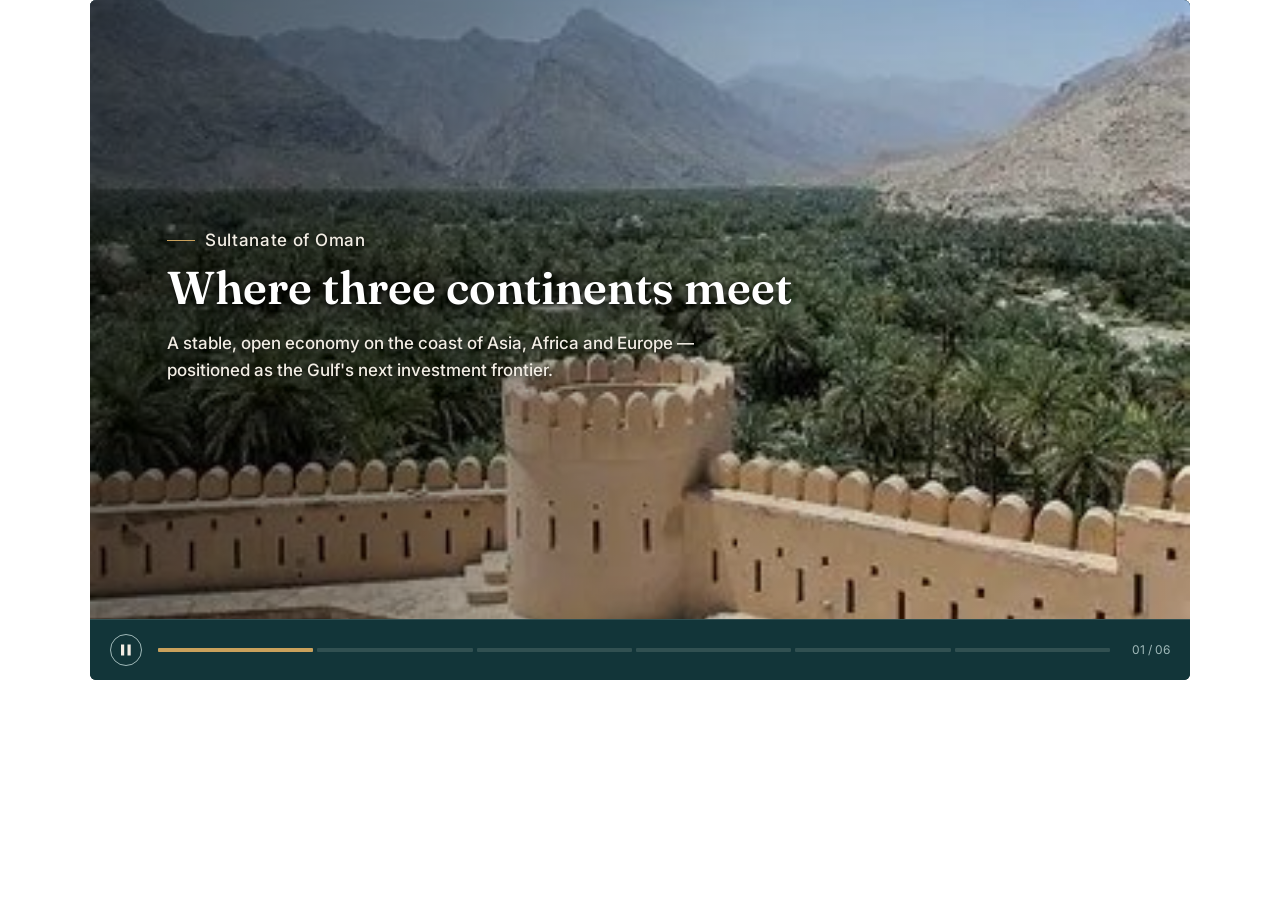
<file: oman-investment-video-package/oman-investment-video.html>
<!DOCTYPE html>
<html lang="en">
<head>
<meta charset="UTF-8">
<meta name="viewport" content="width=device-width, initial-scale=1.0">
<title>Oman: Investment Opportunities</title>
<link rel="preconnect" href="https://fonts.googleapis.com">
<link rel="preconnect" href="https://fonts.gstatic.com" crossorigin>
<link href="https://fonts.googleapis.com/css2?family=Fraunces:opsz,wght@9..144,400;9..144,500;9..144,600&family=Inter:wght@400;500;600&display=swap" rel="stylesheet">
<style>
  :root{
    --ink:#0D2B2E;
    --ink-2:#123539;
    --gold:#C9A15C;
    --sage:#4C7A5D;
    --sand:#F2EDE4;
    --sand-dim:#9FB8B8;
    --line: rgba(242,237,228,0.14);
  }
  *{box-sizing:border-box;}
  body{margin:0;}
  .oman-reel{
    font-family:'Inter',sans-serif;
    background:var(--ink);
    color:var(--sand);
    max-width:1100px;
    margin:0 auto;
    border-radius:6px;
    overflow:hidden;
    position:relative;
    isolation:isolate;
  }
  .reel-frame{
    position:relative;
    width:100%;
    aspect-ratio:16/9;
    min-height:320px;
    overflow:hidden;
    background:var(--ink);
  }
  .scene{
    position:absolute;
    inset:0;
    display:flex;
    align-items:center;
    padding:6% 7%;
    opacity:0;
    visibility:hidden;
    transform:scale(1.03);
    transition:opacity 1100ms ease, transform 6500ms linear, visibility 0s linear 1100ms;
  }
  .scene.active{
    opacity:1;
    visibility:visible;
    transform:scale(1);
    transition:opacity 1100ms ease, transform 6500ms linear;
  }
  /*
    ---- SWAP IN A REAL PHOTO HERE ----
    Each .scene-bg below shows an illustrated placeholder by default so the
    section always looks finished. To use a real, licensed photograph
    instead, change that scene's inline style from e.g.
      style="background-color:#0D2B2E;"
    to
      style="background-image:url('images/scene-0.jpg'); background-size:cover; background-position:center;"
    Keep the .scene-scrim div right after it -- that dark gradient is what
    keeps the headline text readable on top of a busy photo.
  */
  .scene-bg{
    position:absolute;
    inset:0;
    z-index:0;
    background-size:cover;
    background-position:center;
  }
  .scene-scrim{
    position:absolute;
    inset:0;
    z-index:1;
    background:linear-gradient(100deg, var(--ink) 6%, rgba(13,43,46,0.88) 34%, rgba(13,43,46,0.55) 58%, rgba(13,43,46,0.22) 100%);
    pointer-events:none;
  }
  .scene-scrim.neutral{
    background:linear-gradient(100deg, rgba(0,0,0,0.62) 0%, rgba(0,0,0,0.42) 32%, rgba(0,0,0,0.18) 58%, rgba(0,0,0,0.05) 100%);
  }
  .scene-inner{max-width:640px; position:relative; z-index:2;}
  .scene-tag{
    font-size:12px;
    font-weight:600;
    letter-spacing:0.04em;
    color:var(--gold);
    margin:0 0 14px;
    display:flex;
    align-items:center;
    gap:10px;
    text-shadow:0 1px 4px rgba(0,0,0,0.7);
  }
  .scene-tag .rule{width:28px; height:1px; background:var(--gold); display:inline-block;}
  .scene h2{
    font-family:'Fraunces',serif;
    font-weight:600;
    font-size:clamp(26px,4vw,46px);
    line-height:1.12;
    margin:0 0 16px;
    color:#FFFFFF;
    text-shadow:0 2px 6px rgba(0,0,0,0.75), 0 6px 24px rgba(0,0,0,0.55);
  }
  .scene p{
    font-size:clamp(14px,1.6vw,17px);
    font-weight:500;
    line-height:1.6;
    color:#F2EDE4;
    margin:0 0 8px;
    max-width:52ch;
    text-shadow:0 1px 4px rgba(0,0,0,0.7), 0 4px 16px rgba(0,0,0,0.45);
  }
  .stat-row{display:flex; gap:clamp(20px,4vw,48px); margin-top:22px; flex-wrap:wrap;}
  .stat-row .stat b{
    font-family:'Fraunces',serif;
    font-size:clamp(20px,2.6vw,30px);
    font-weight:600;
    color:#FFFFFF;
    display:block;
    text-shadow:0 2px 6px rgba(0,0,0,0.75);
  }
  .stat-row .stat span{
    font-size:12px;
    font-weight:500;
    color:#F2EDE4;
    text-shadow:0 1px 4px rgba(0,0,0,0.7);
  }
  .hero-number{
    font-family:'Fraunces',serif;
    font-weight:500;
    font-size:clamp(56px,10vw,120px);
    line-height:1;
    color:var(--gold);
    margin:0 0 6px;
    text-shadow:0 2px 22px rgba(0,0,0,0.4);
  }
  .cta-btn{
    display:inline-flex;
    align-items:center;
    gap:8px;
    margin-top:26px;
    padding:12px 22px;
    border:1px solid var(--gold);
    color:var(--gold);
    font-family:'Inter',sans-serif;
    font-size:14px;
    font-weight:500;
    text-decoration:none;
    border-radius:2px;
    transition:background 200ms ease, color 200ms ease;
  }
  .cta-btn:hover{background:var(--gold); color:var(--ink);}
  .reel-controls{
    display:flex;
    align-items:center;
    gap:16px;
    padding:14px 20px;
    background:var(--ink-2);
    border-top:1px solid var(--line);
  }
  .play-toggle{
    width:32px; height:32px;
    border-radius:50%;
    border:1px solid var(--sand-dim);
    background:transparent;
    color:var(--sand);
    display:flex; align-items:center; justify-content:center;
    cursor:pointer;
    flex-shrink:0;
    padding:0;
  }
  .play-toggle:hover{border-color:var(--gold); color:var(--gold);}
  .filmstrip{
    flex:1;
    display:flex;
    gap:4px;
  }
  .frame-btn{
    flex:1;
    height:4px;
    background:var(--line);
    border:none;
    cursor:pointer;
    position:relative;
    overflow:hidden;
    padding:0;
    border-radius:1px;
  }
  .frame-btn .fill{
    position:absolute; inset:0 100% 0 0;
    background:var(--gold);
  }
  .frame-btn.done .fill{inset:0 0 0 0; transition:none;}
  .scene-count{
    font-size:12px;
    color:var(--sand-dim);
    min-width:44px;
    text-align:right;
    flex-shrink:0;
  }
  @media (max-width:640px){
    .stat-row{gap:18px;}
    .reel-controls{padding:12px 14px; gap:12px;}
  }
  @media (prefers-reduced-motion: reduce){
    .scene{transition:opacity 300ms ease; transform:none;}
    .scene.active{transition:opacity 300ms ease;}
  }
</style>
</head>
<body>

<div class="oman-reel" id="omanReel">
  <div class="reel-frame" id="reelFrame">

    <!-- Scene 0: suggested photo -- Muscat corniche / Old Muscat forts (Al Jalali & Al Mirani) at dusk -->
    <div class="scene active" data-index="0">
      <div class="scene-bg" style="background-image:url('images/scene-0.jpg'); background-size:cover; background-position:center;"></div>
      <div class="scene-scrim neutral"></div>
      <div class="scene-inner">
        <p class="scene-tag"><span class="rule"></span>Sultanate of Oman</p>
        <h2>Where three continents meet</h2>
        <p>A stable, open economy on the coast of Asia, Africa and Europe &mdash; positioned as the Gulf's next investment frontier.</p>
      </div>
    </div>

    <!-- Scene 1: REAL PHOTO -- "Nizwa Fort and Minaret of Friday Mosque" by Martin Falbisoner
         Source: https://commons.wikimedia.org/wiki/File:Nizwa_Fort_and_Minaret_of_Friday_Mosque.JPG
         License: CC BY-SA 4.0 -- credit "Martin Falbisoner, CC BY-SA 4.0" if you display credits anywhere on the site.
         For production, download this once and self-host it in your images/ folder instead of
         hotlinking Wikimedia's server long-term. -->
    <div class="scene" data-index="1">
      <div class="scene-bg" style="background-image:url('images/scene-1.jpg'); background-size:cover; background-position:center;"></div>
      <div class="scene-scrim neutral"></div>
      <div class="scene-inner">
        <p class="scene-tag"><span class="rule"></span>Vision 2040</p>
        <div class="hero-number">$31B</div>
        <p>Committed to tourism development alone by 2040, lifting its share of GDP from 2.6% to 6%.</p>
        <div class="stat-row">
          <div class="stat"><b>12M</b><span>Visitor target by 2040</span></div>
          <div class="stat"><b>500K+</b><span>New jobs projected</span></div>
        </div>
      </div>
    </div>

    <!-- Scene 2: suggested photo -- Sohar or Duqm port, cranes and container terminal -->
    <div class="scene" data-index="2">
      <div class="scene-bg" style="background-image:url('images/scene-2.jpg'); background-size:cover; background-position:center;"></div>
      <div class="scene-scrim neutral"></div>
      <div class="scene-inner">
        <p class="scene-tag"><span class="rule"></span>Logistics &amp; trade</p>
        <h2>Ports built for global reach</h2>
        <p>Duqm, Sohar and Salalah connect Omani industry to Asia, Africa and Europe outside the Strait of Hormuz &mdash; a rare logistical advantage in the region.</p>
        <div class="stat-row">
          <div class="stat"><b>$780M</b><span>Sohar pipeline, 2026</span></div>
        </div>
      </div>
    </div>

    <!-- Scene 3: suggested photo -- solar panels or wind turbines in the Omani desert -->
    <div class="scene" data-index="3">
      <div class="scene-bg" style="background-image:url('images/scene-3.jpg'); background-size:cover; background-position:center;"></div>
      <div class="scene-scrim neutral"></div>
      <div class="scene-inner">
        <p class="scene-tag"><span class="rule"></span>Energy transition</p>
        <h2>A future built on green hydrogen</h2>
        <p>50,000 square kilometres earmarked for hydrogen projects, targeting a position as a leading low-emissions hydrogen supplier by 2030.</p>
      </div>
    </div>

    <!-- Scene 4: suggested photo -- Sohar/Salalah free zone factories, or a shot with young Omani professionals -->
    <div class="scene" data-index="4">
      <div class="scene-bg" style="background-image:url('images/scene-4.jpg'); background-size:cover; background-position:center;"></div>
      <div class="scene-scrim neutral"></div>
      <div class="scene-inner">
        <p class="scene-tag"><span class="rule"></span>Industry &amp; digital economy</p>
        <h2>Free zones, factories and a young digital workforce</h2>
        <p>Sohar and Salalah free zones anchor mining, petrochemicals and manufacturing, while a population that is over 60% under 30 drives digital-sector growth above 10% a year.</p>
        <div class="stat-row">
          <div class="stat"><b>100K+</b><span>Digital-sector jobs forecast</span></div>
          <div class="stat"><b>60%+</b><span>Population under 30</span></div>
        </div>
      </div>
    </div>

    <!-- Scene 5: suggested photo -- Wahiba Sands dunes at sunset -->
    <div class="scene" data-index="5">
      <div class="scene-bg" style="background-image:url('images/scene-5.jpg'); background-size:cover; background-position:center;"></div>
      <div class="scene-scrim neutral"></div>
      <div class="scene-inner">
        <p class="scene-tag"><span class="rule"></span>Why invest through Khzaen</p>
        <h2>Built for investors who move early</h2>
        <p>100% foreign ownership in most sectors, Golden Residency for qualifying investors, and free-zone incentives designed to reward long-term commitment.</p>
        <a href="#contact" class="cta-btn">Partner with Khzaen International Investment</a>
      </div>
    </div>

  </div>

  <div class="reel-controls">
    <button class="play-toggle" id="playToggle" aria-label="Pause">
      <svg id="iconPause" width="12" height="12" viewBox="0 0 12 12" fill="none"><rect x="1" y="0.5" width="3.2" height="11" fill="currentColor"/><rect x="7.5" y="0.5" width="3.2" height="11" fill="currentColor"/></svg>
      <svg id="iconPlay" width="12" height="12" viewBox="0 0 12 12" fill="none" style="display:none; margin-left:2px;"><path d="M1 0.7 L11 6 L1 11.3 Z" fill="currentColor"/></svg>
    </button>
    <div class="filmstrip" id="filmstrip"></div>
    <div class="scene-count" id="sceneCount">01 / 06</div>
  </div>
</div>

<script>
(function(){
  var scenes = document.querySelectorAll('#reelFrame .scene');
  var total = scenes.length;
  var strip = document.getElementById('filmstrip');
  var countLabel = document.getElementById('sceneCount');
  var playToggle = document.getElementById('playToggle');
  var iconPlay = document.getElementById('iconPlay');
  var iconPause = document.getElementById('iconPause');
  var current = 0;
  var playing = true;
  var duration = 6500;
  var timer = null;
  var reduceMotion = window.matchMedia('(prefers-reduced-motion: reduce)').matches;

  for (var i = 0; i < total; i++) {
    var btn = document.createElement('button');
    btn.className = 'frame-btn';
    btn.setAttribute('aria-label', 'Go to scene ' + (i + 1));
    var fill = document.createElement('span');
    fill.className = 'fill';
    btn.appendChild(fill);
    strip.appendChild(btn);
  }
  var frameBtns = strip.querySelectorAll('.frame-btn');

  function pad(n){ return n < 10 ? '0' + n : '' + n; }

  function render(){
    scenes.forEach(function(s, i){ s.classList.toggle('active', i === current); });
    frameBtns.forEach(function(b, i){
      b.classList.toggle('done', i < current);
      var fill = b.querySelector('.fill');
      if (i < current) { fill.style.transition = 'none'; fill.style.inset = '0 0 0 0'; }
      else if (i > current) { fill.style.transition = 'none'; fill.style.inset = '0 100% 0 0'; }
    });
    countLabel.textContent = pad(current + 1) + ' / ' + pad(total);
  }

  function startFill(){
    var b = frameBtns[current];
    var fill = b.querySelector('.fill');
    fill.style.transition = 'none';
    fill.style.inset = '0 100% 0 0';
    void fill.offsetWidth;
    fill.style.transition = 'inset ' + duration + 'ms linear';
    fill.style.inset = '0 0 0 0';
  }

  /* The loop: a single setInterval calls tick() forever, on a fixed
     cadence that never gets cleared or re-created while playing. tick()
     wraps the index with modulo, so scene (total - 1) rolls straight
     back to scene 0 -- the reel runs indefinitely with no end state,
     no click, and nothing for a browser to block, since there is no
     <video>/<audio> element involved anywhere. Manually jumping via the
     filmstrip just re-syncs the same interval to the new starting point. */
  function goTo(nextIndex){
    current = ((nextIndex % total) + total) % total;
    render();
    if (playing) { startFill(); }
  }

  function tick(){
    goTo(current + 1);
  }

  function startTimer(){
    stopTimer();
    if (!reduceMotion) { timer = setInterval(tick, duration); }
  }

  function stopTimer(){
    if (timer) { clearInterval(timer); timer = null; }
  }

  function jumpTo(i){
    goTo(i);
    if (playing) { startTimer(); }
  }

  for (var j = 0; j < frameBtns.length; j++) {
    (function(idx){
      frameBtns[idx].onclick = function(){ jumpTo(idx); };
    })(j);
  }

  function setPlaying(state){
    playing = state;
    iconPlay.style.display = playing ? 'none' : 'block';
    iconPause.style.display = playing ? 'block' : 'none';
    playToggle.setAttribute('aria-label', playing ? 'Pause' : 'Play');
    if (playing) {
      startFill();
      startTimer();
    } else {
      stopTimer();
      var fill = frameBtns[current].querySelector('.fill');
      var rect = fill.getBoundingClientRect();
      var parentRect = fill.parentElement.getBoundingClientRect();
      var progress = parentRect.width ? (rect.width / parentRect.width) : 0;
      fill.style.transition = 'none';
      fill.style.inset = '0 ' + (100 - progress * 100) + '% 0 0';
    }
  }

  playToggle.addEventListener('click', function(){ setPlaying(!playing); });

  render();
  if (reduceMotion) {
    setPlaying(false);
  } else {
    startFill();
    startTimer();
  }
})();
</script>

</body>
</html>
</file>
<file: styles.css>
/* ============================================================
   Khzaen International Investment — stylesheet
   Palette: deep marine ink, warm stone paper, muted brass + rust
   ============================================================ */

@import url('https://fonts.googleapis.com/css2?family=Fraunces:ital,opsz,wght@0,9..144,400;0,9..144,500;0,9..144,600;1,9..144,500&family=Public+Sans:wght@400;500;600&family=Markazi+Text:wght@500;600;700&family=IBM+Plex+Sans+Arabic:wght@400;500;600&display=swap');

:root{
  --ink: #10262B;
  --ink-2: #16333A;
  --paper: #EFE9DB;
  --paper-2: #E4DCC8;
  --line: #CBC0A2;
  --line-on-ink: rgba(239,233,219,0.22);
  --brass: #A9793C;
  --brass-bright: #C08F4E;
  --rust: #7B3B2A;
  --ink-soft: #47585A;
  --paper-soft: rgba(239,233,219,0.72);

  --serif-en: 'Fraunces', serif;
  --sans-en: 'Public Sans', sans-serif;
  --serif-ar: 'Markazi Text', serif;
  --sans-ar: 'IBM Plex Sans Arabic', sans-serif;

  --max: 1120px;
  --edge: 6vw;
}

*{ box-sizing:border-box; }
html,body{ margin:0; padding:0; }

html{ scroll-behavior:smooth; }
@media (prefers-reduced-motion: reduce){
  html{ scroll-behavior:auto; }
  *{ animation-duration:0.001ms !important; transition-duration:0.001ms !important; }
}

body{
  background:var(--paper);
  color:var(--ink);
  font-family:var(--sans-en);
  line-height:1.55;
  -webkit-font-smoothing:antialiased;
}

html[lang="ar"] body{ font-family:var(--sans-ar); }

h1,h2,h3,.display{
  font-family:var(--serif-en);
  font-weight:500;
  color:var(--ink);
  margin:0;
  letter-spacing:-0.01em;
}
html[lang="ar"] h1, html[lang="ar"] h2, html[lang="ar"] h3, html[lang="ar"] .display{
  font-family:var(--serif-ar);
  font-weight:700;
  letter-spacing:0;
}

p{ margin:0; }
a{ color:inherit; }
ul{ margin:0; padding:0; list-style:none; }
button{ font-family:inherit; }

/* language toggling ------------------------------------------------ */
html[lang="en"] [data-ar]{ display:none; }
html[lang="ar"] [data-en]{ display:none; }
html[dir="rtl"] { direction:rtl; }

/* logical-property helpers so RTL flips automatically */
.wrap{
  max-width:var(--max);
  margin-inline:auto;
  padding-inline:var(--edge);
}

/* header ------------------------------------------------------------ */
.site-header{
  position:sticky; top:0; z-index:40;
  background:var(--paper-soft);
  backdrop-filter:blur(10px);
  border-bottom:1px solid var(--line);
}
.site-header .wrap{
  display:flex; align-items:center; justify-content:space-between;
  padding-block:16px;
}
.brand{ display:flex; flex-direction:column; line-height:1.1; }
.brand-logo{ display:block; height:52px; width:auto; }
.brand-logo-footer{ height:56px; margin-bottom:14px; }
.office-line{ margin:0; font-size:0.78rem; color:rgba(239,233,219,0.6); letter-spacing:0.02em; }
@media (max-width:860px){
  .brand-logo{ height:42px; }
  .brand-logo-footer{ height:44px; }
}

nav.primary-nav{ display:flex; align-items:center; gap:28px; }
nav.primary-nav a{
  text-decoration:none; font-size:0.92rem; color:var(--ink-2);
  position:relative; padding-block:4px;
}
nav.primary-nav a::after{
  content:""; position:absolute; inset-inline-start:0; bottom:-2px;
  width:0; height:1px; background:var(--brass); transition:width .25s ease;
}
nav.primary-nav a:hover::after{ width:100%; }

.lang-toggle{
  border:1px solid var(--ink); background:transparent; color:var(--ink);
  padding:7px 14px; border-radius:999px; font-size:0.82rem; cursor:pointer;
  transition:background .2s ease, color .2s ease;
}
.lang-toggle:hover{ background:var(--ink); color:var(--paper); }

.nav-cta{
  display:inline-block; background:var(--ink); color:var(--paper) !important;
  padding:9px 18px; border-radius:999px; font-size:0.85rem; text-decoration:none;
  margin-inline-start:6px;
}

.header-controls{ display:flex; align-items:center; gap:14px; }

.menu-btn{ display:none; background:none; border:none; cursor:pointer; padding:6px; }
.menu-btn span{ display:block; width:22px; height:1.5px; background:var(--ink); margin:5px 0; }

/* hero --------------------------------------------------------------- */
.hero{
  position:relative;
  padding-block:96px 72px;
  overflow:hidden;
}
.hero .wrap{ position:relative; z-index:2; }
.hero-photo-rotator{
  position:absolute; inset-inline-end:-4%; top:-4%;
  width:min(42vw, 560px); aspect-ratio: 600/560;
  border-radius:6px; overflow:hidden; z-index:1;
  box-shadow: 0 30px 60px -20px rgba(16,38,43,0.35);
  animation:riseIn 1.4s cubic-bezier(.16,1,.3,1) both;
}
.hero-photo{
  position:absolute; inset:0; width:100%; height:100%;
  object-fit:cover; opacity:0; transition:opacity 1.4s ease;
}
.hero-photo.is-active{ opacity:1; }
.hero-photo-scrim{
  position:absolute; inset:0;
  background:linear-gradient(200deg, rgba(16,38,43,0) 55%, rgba(16,38,43,0.55) 100%);
  pointer-events:none;
}
.hero-photo-tag{
  position:absolute; left:16px; bottom:16px; right:16px; z-index:2;
  background:rgba(16,38,43,0.72); color:var(--paper);
  font-size:0.8rem; padding:8px 14px; border-radius:999px;
  display:inline-block; width:fit-content;
  max-width:calc(100% - 32px);
}
html[dir="rtl"] .hero-photo-tag{ left:auto; right:16px; }
@keyframes riseIn{
  from{ transform:translateY(26px); opacity:0; }
  to{ transform:translateY(0); opacity:0.9; }
}
.hero-inner{ max-width:640px; }
.hero h1{
  font-size:clamp(2.2rem, 4.6vw, 3.6rem);
  line-height:1.08;
  animation:fadeUp .9s cubic-bezier(.16,1,.3,1) both .1s;
}
html[lang="ar"] .hero h1{ line-height:1.3; font-size:clamp(2.1rem, 4.6vw, 3.5rem); }
.hero p.lede{
  margin-top:22px; font-size:1.08rem; color:var(--ink-2); max-width:52ch;
  animation:fadeUp .9s cubic-bezier(.16,1,.3,1) both .22s;
}
@keyframes fadeUp{ from{ opacity:0; transform:translateY(12px);} to{opacity:1; transform:translateY(0);} }

.hero-ctas{ display:flex; gap:14px; margin-top:34px; flex-wrap:wrap; }
.btn{
  display:inline-flex; align-items:center; gap:8px;
  padding:13px 24px; border-radius:999px; font-size:0.95rem;
  text-decoration:none; cursor:pointer; border:1px solid transparent;
  transition:transform .18s ease, background .2s ease, color .2s ease, border-color .2s ease;
}
.btn:hover{ transform:translateY(-1px); }
.btn-primary{ background:var(--ink); color:var(--paper); }
.btn-primary:hover{ background:var(--ink-2); }
.btn-ghost{ border-color:var(--ink); color:var(--ink); }
.btn-ghost:hover{ background:var(--ink); color:var(--paper); }

/* section rhythm ------------------------------------------------------ */
section{ padding-block:76px; }
.section-head{ max-width:640px; margin-bottom:44px; }
.section-head .kicker{
  display:block; font-size:0.9rem; color:var(--brass); margin-bottom:10px; font-family:var(--serif-en); font-style:italic;
}
html[lang="ar"] .section-head .kicker{ font-family:var(--serif-ar); font-style:normal; }
.section-head h2{ font-size:clamp(1.7rem, 3vw, 2.4rem); }
.section-head p{ margin-top:16px; color:var(--ink-soft); font-size:1.02rem; max-width:56ch; }

.rule{ border:none; border-top:1px solid var(--line); }

/* about / pillars ------------------------------------------------------ */
.about{ background:var(--paper); }
.about-grid{ display:grid; grid-template-columns:1.1fr 1fr; gap:64px; align-items:start; }
.about-body p{ font-size:1.05rem; color:var(--ink-2); max-width:52ch; }

.pillars{ display:flex; flex-direction:column; }
.pillar{ padding-block:22px; border-top:1px solid var(--line); }
.pillar:last-child{ border-bottom:1px solid var(--line); }
.pillar h3{ font-size:1.1rem; font-weight:600; margin-bottom:8px; }
.pillar p{ color:var(--ink-soft); font-size:0.96rem; }

/* what we do — numbered pipeline ---------------------------------------- */
.pipeline{ background:var(--ink); color:var(--paper); }
.pipeline .section-head h2{ color:var(--paper); }
.pipeline .section-head p{ color:rgba(239,233,219,0.72); }
.pipeline .section-head .kicker{ color:var(--brass-bright); }

.pipeline-list{ display:flex; flex-direction:column; }
.pipeline-item{
  display:grid; grid-template-columns:64px 1fr; gap:28px;
  padding-block:28px; border-top:1px solid var(--line-on-ink);
}
.pipeline-item:last-child{ border-bottom:1px solid var(--line-on-ink); }
.pipeline-num{
  font-family:var(--serif-en); font-size:1.6rem; color:var(--brass-bright); font-weight:500;
}
html[lang="ar"] .pipeline-num{ font-family:var(--serif-ar); }
.pipeline-item h3{ color:var(--paper); font-size:1.15rem; font-weight:600; margin-bottom:8px; }
.pipeline-item p{ color:rgba(239,233,219,0.78); max-width:58ch; font-size:0.98rem; }

/* sectors ---------------------------------------------------------------- */
.sectors{ background:var(--paper-2); position:relative; }
.sector-grid{
  display:grid; grid-template-columns:repeat(2, 1fr); gap:0;
  border-top:1px solid var(--line);
}
.sector-item{
  border-bottom:1px solid var(--line);
  padding:20px 4px;
  display:flex; align-items:baseline; justify-content:space-between; gap:12px;
}
.sector-item:nth-child(odd){ border-inline-end:1px solid var(--line); padding-inline-end:24px; }
.sector-item:nth-child(even){ padding-inline-start:24px; }
.sector-name{ font-size:1.02rem; font-weight:500; }
.sector-tag{ font-size:0.82rem; color:var(--ink-soft); white-space:nowrap; }

/* contact ------------------------------------------------------------------ */
.contact{ background:var(--paper); }
.contact-grid{ display:grid; grid-template-columns:0.9fr 1.1fr; gap:64px; }
.contact-info p{ color:var(--ink-soft); max-width:44ch; margin-top:14px; }
.contact-detail{ margin-top:30px; }
.contact-detail dt{ font-size:0.82rem; color:var(--ink-soft); margin-top:16px; }
.contact-detail dd{ margin:2px 0 0; font-size:1.02rem; }

form.contact-form{ display:flex; flex-direction:column; gap:16px; }
.form-row{ display:grid; grid-template-columns:1fr 1fr; gap:16px; }
label{ display:block; font-size:0.85rem; color:var(--ink-soft); margin-bottom:6px; }
input, textarea{
  width:100%; border:1px solid var(--line); background:transparent;
  padding:12px 14px; border-radius:8px; font-size:0.98rem; color:var(--ink);
  font-family:inherit;
}
select{
  width:100%; border:1px solid var(--line); background:var(--paper);
  padding:12px 14px; border-radius:8px; font-size:0.98rem; color:var(--ink);
  font-family:inherit; cursor:pointer;
}
input:focus, select:focus, textarea:focus{
  outline:2px solid var(--brass); outline-offset:1px; border-color:var(--brass);
}
textarea{ min-height:120px; resize:vertical; }
.form-note{ font-size:0.82rem; color:var(--ink-soft); margin-top:4px; }

fieldset.role-group{ border:none; margin:0; padding:0; }
fieldset.role-group legend{ display:block; font-size:0.85rem; color:var(--ink-soft); margin-bottom:8px; padding:0; }
.role-hint{ font-size:0.8rem; opacity:0.75; }
.role-options{ display:grid; grid-template-columns:1fr 1fr; gap:8px; }
.role-option{
  display:flex; align-items:flex-start; gap:8px;
  border:1px solid var(--line); border-radius:8px;
  padding:8px 10px; font-size:0.86rem; line-height:1.3; cursor:pointer;
  transition:border-color .15s ease, background .15s ease;
}
.role-option input[type="checkbox"]{
  width:14px; height:14px; margin:2px 0 0; flex-shrink:0; cursor:pointer; accent-color:var(--brass);
}
.role-option:has(input:checked){
  border-color:var(--brass); background:rgba(169,121,60,0.08);
}
.role-option:has(input:focus-visible){
  outline:2px solid var(--brass); outline-offset:2px;
}
@media (max-width:600px){
  .role-options{ grid-template-columns:1fr; }
}

/* footer --------------------------------------------------------------------- */
footer{ background:var(--ink); color:var(--paper); padding-block:44px; }
.footer-grid{ display:flex; justify-content:space-between; align-items:flex-end; flex-wrap:wrap; gap:24px; }

.footer-nav{ display:flex; gap:22px; flex-wrap:wrap; }
.footer-nav a{ text-decoration:none; color:rgba(239,233,219,0.78); font-size:0.9rem; }
.footer-meta{ width:100%; border-top:1px solid var(--line-on-ink); margin-top:28px; padding-top:18px;
  display:flex; justify-content:space-between; flex-wrap:wrap; gap:10px; font-size:0.8rem; color:rgba(239,233,219,0.55); }

/* responsive ------------------------------------------------------------------ */
@media (max-width:860px){
  nav.primary-nav{ display:none; }
  .menu-btn{ display:block; }
  .about-grid, .contact-grid{ grid-template-columns:1fr; gap:40px; }
  .sector-grid{ grid-template-columns:1fr; }
  .sector-item:nth-child(odd){ border-inline-end:none; padding-inline-end:4px; }
  .sector-item:nth-child(even){ padding-inline-start:4px; }
  .pipeline-item{ grid-template-columns:44px 1fr; gap:18px; }
  .form-row{ grid-template-columns:1fr; }
  .hero-photo-rotator{ display:none; }
}

/* mobile nav drawer ------------------------------------------------------------ */
.mobile-nav{
  display:none; flex-direction:column; gap:2px;
  background:var(--paper); border-bottom:1px solid var(--line);
  padding:8px var(--edge) 18px;
}
.mobile-nav.open{ display:flex; }
.mobile-nav a{ padding:12px 0; text-decoration:none; color:var(--ink); border-top:1px solid var(--line); font-size:0.98rem; }
.mobile-nav a:first-child{ border-top:none; }
</file>
